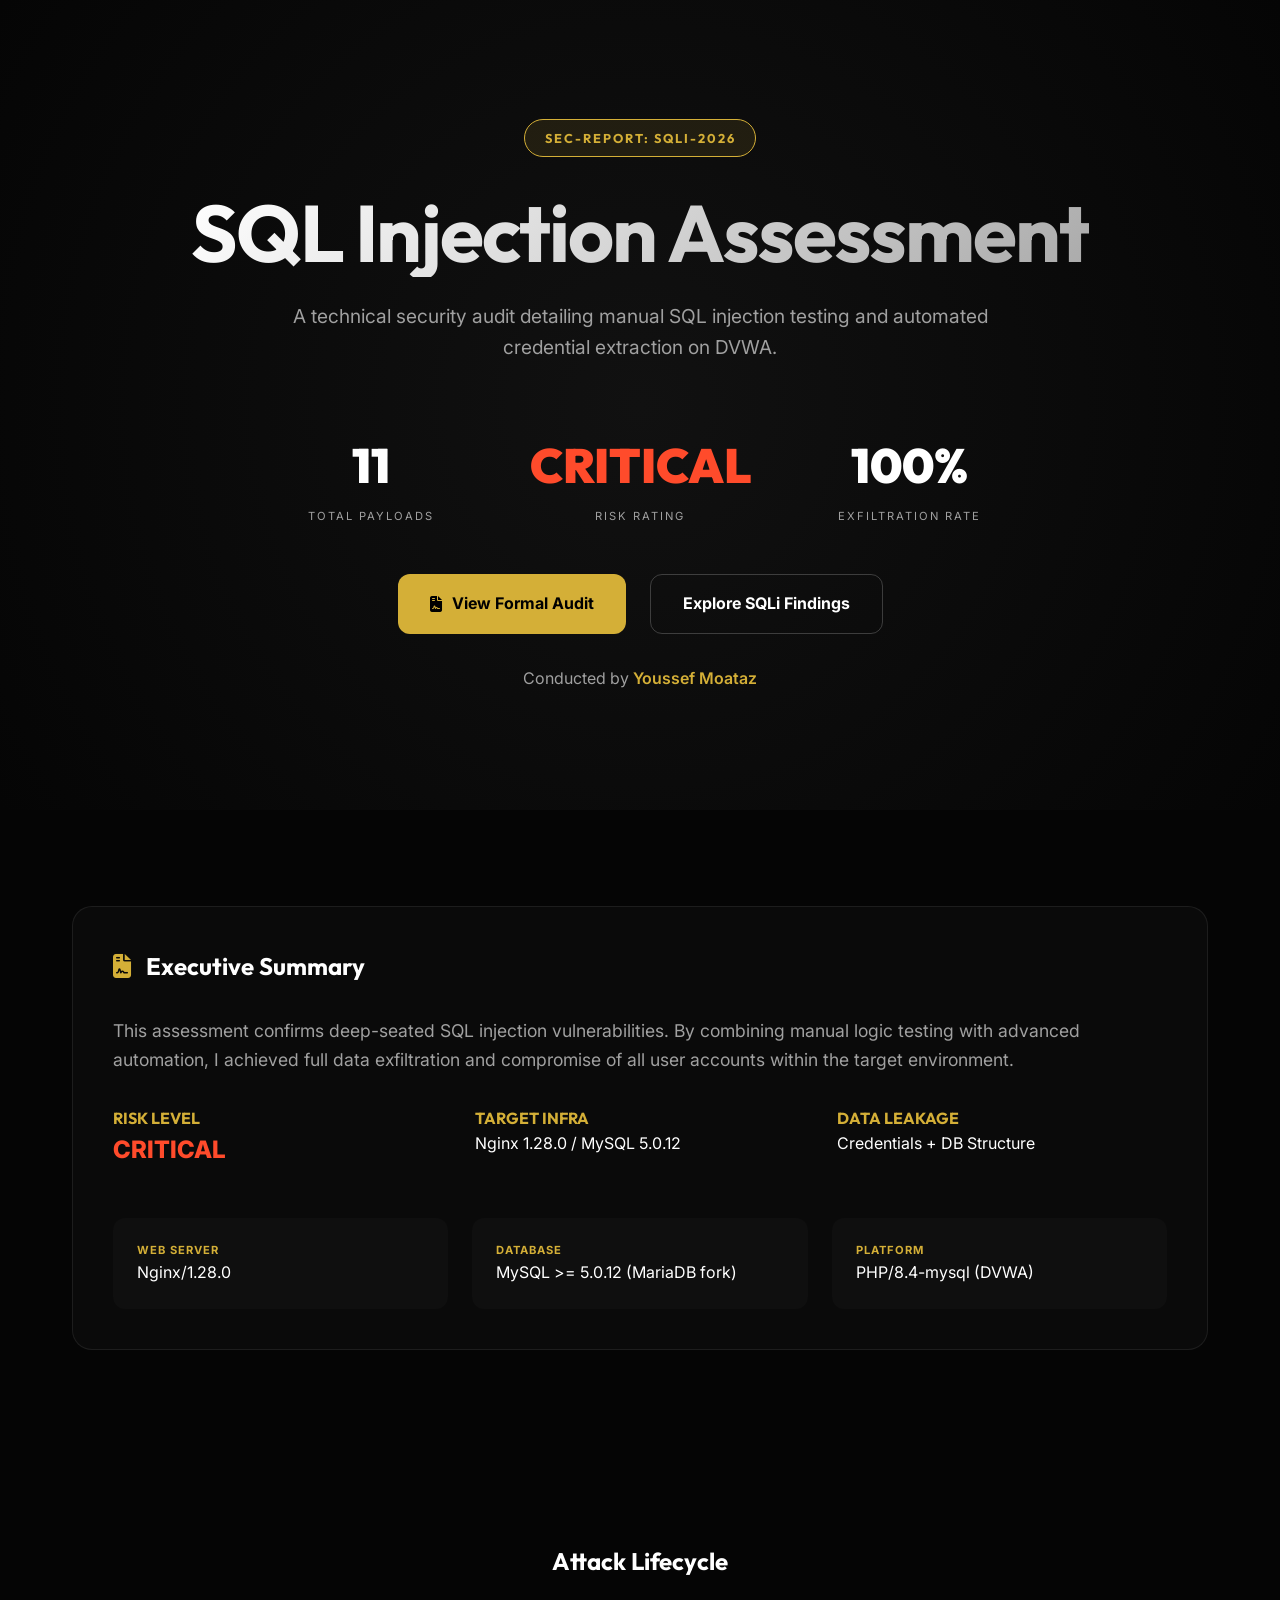
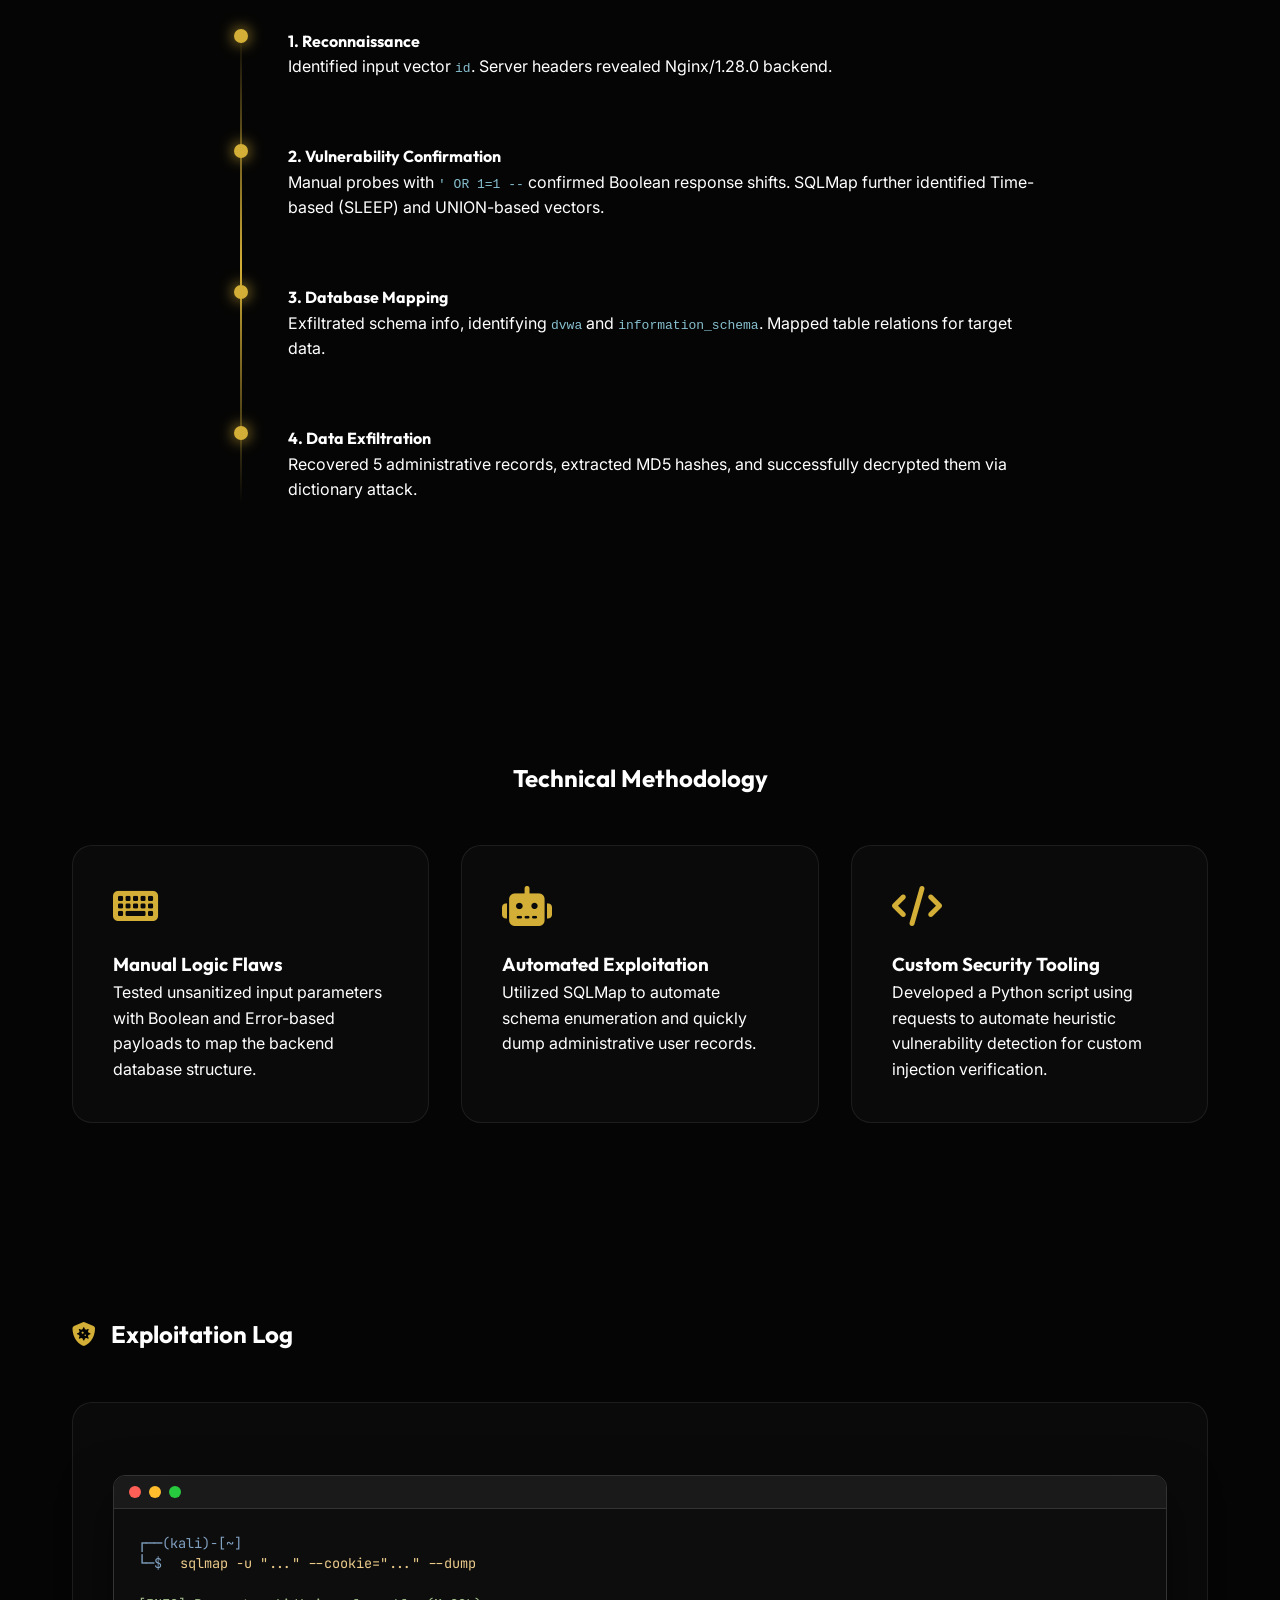
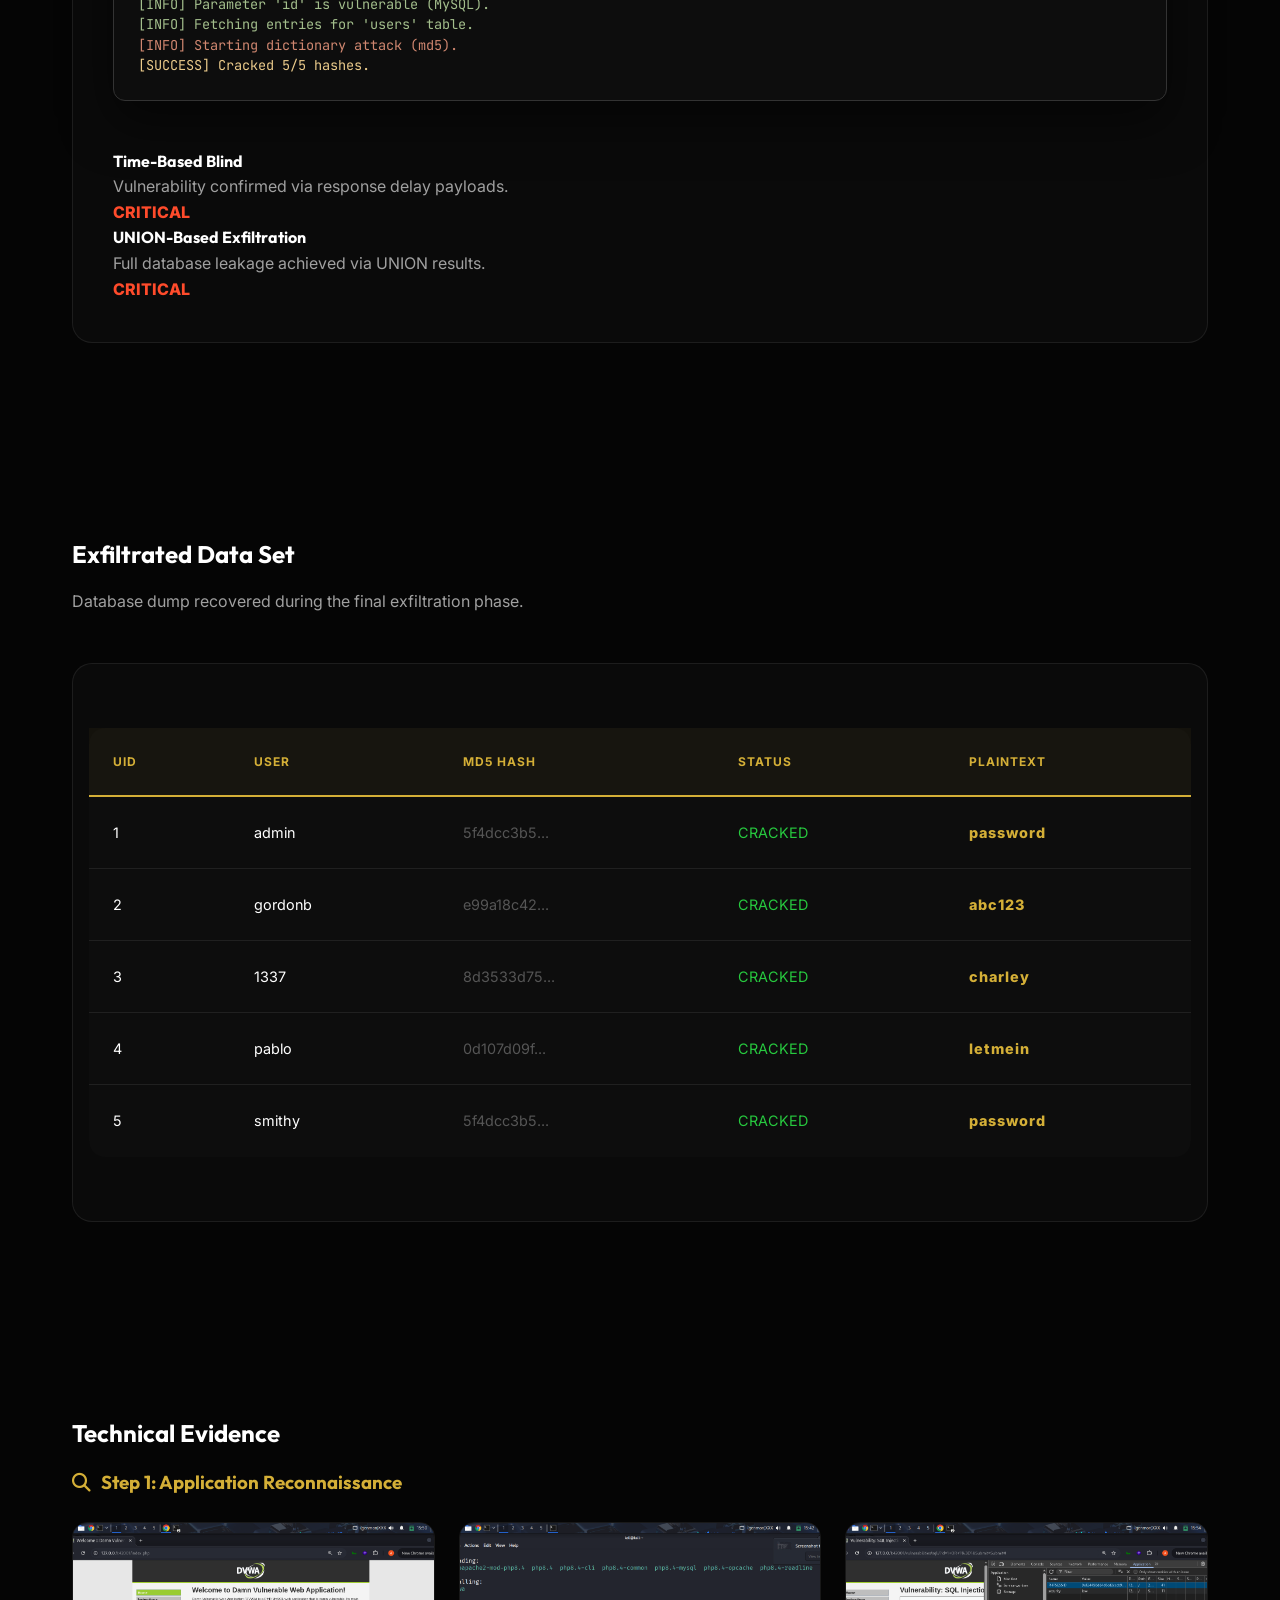
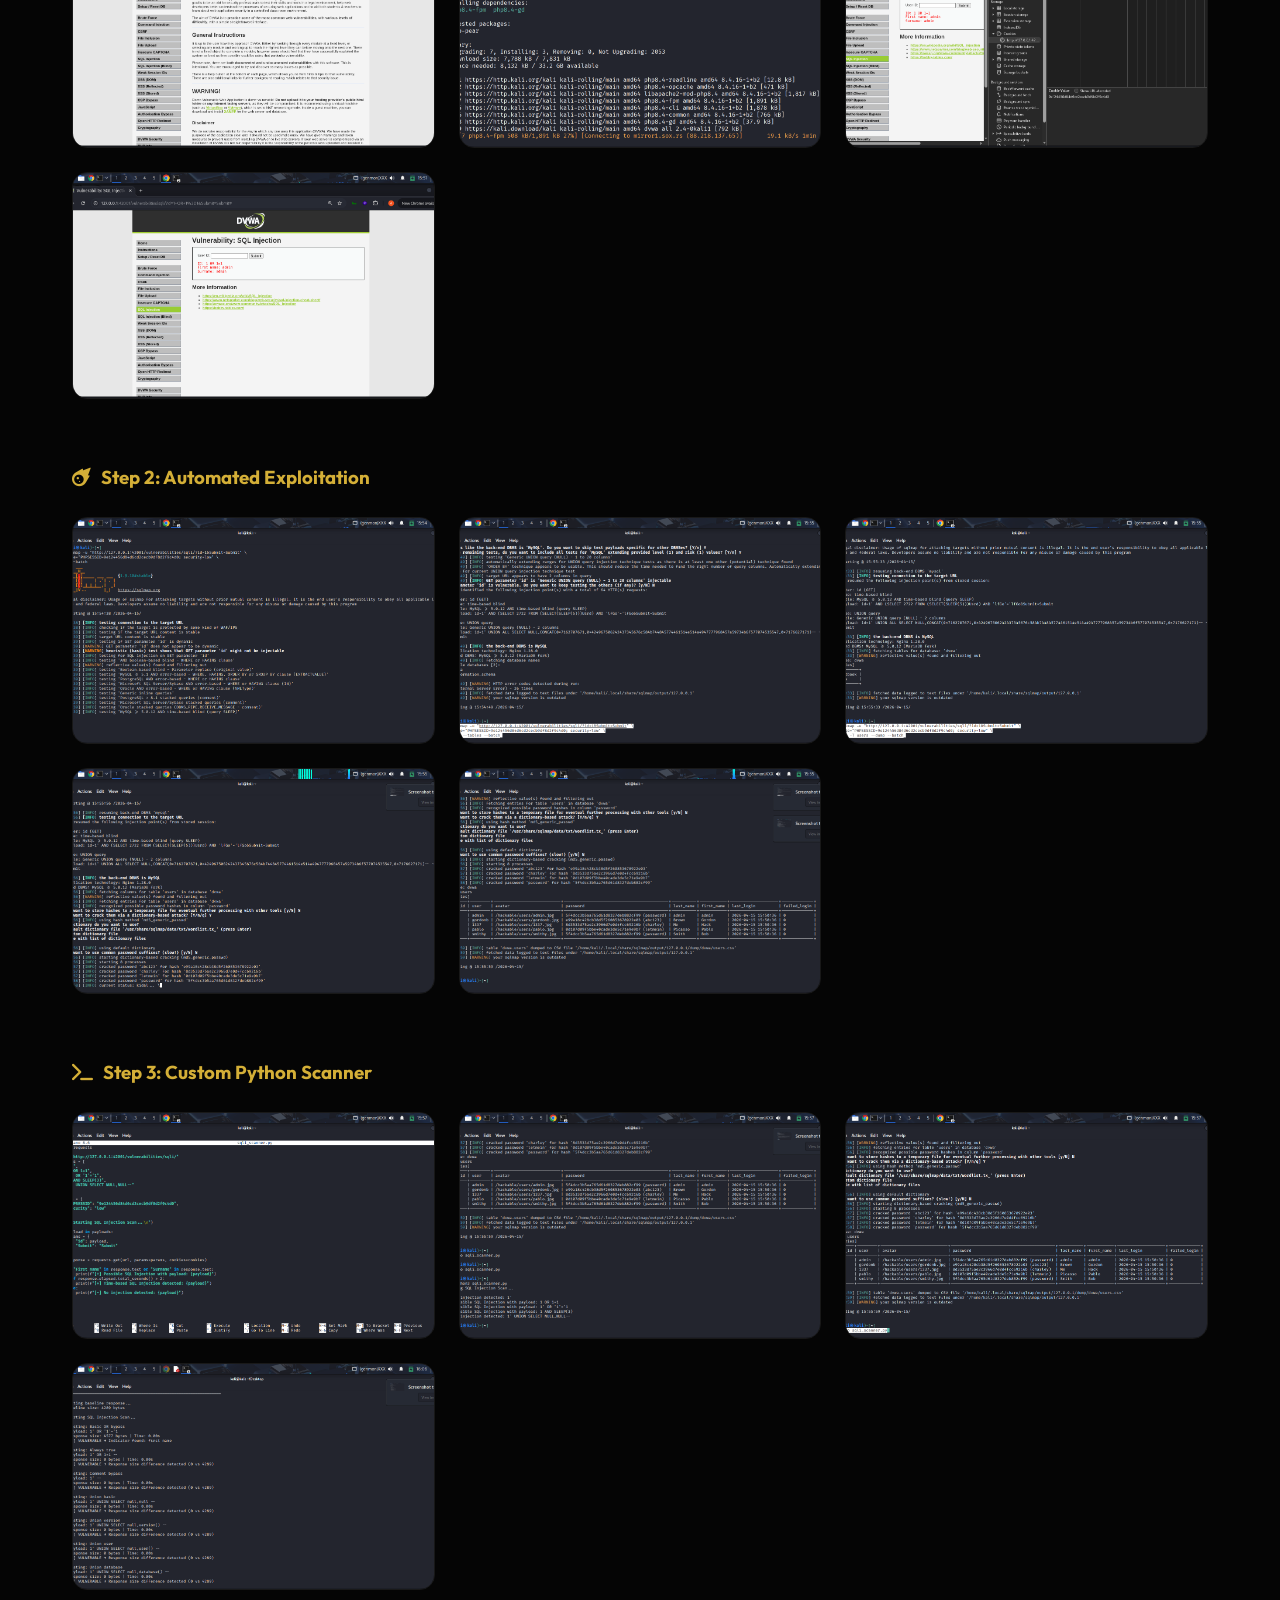
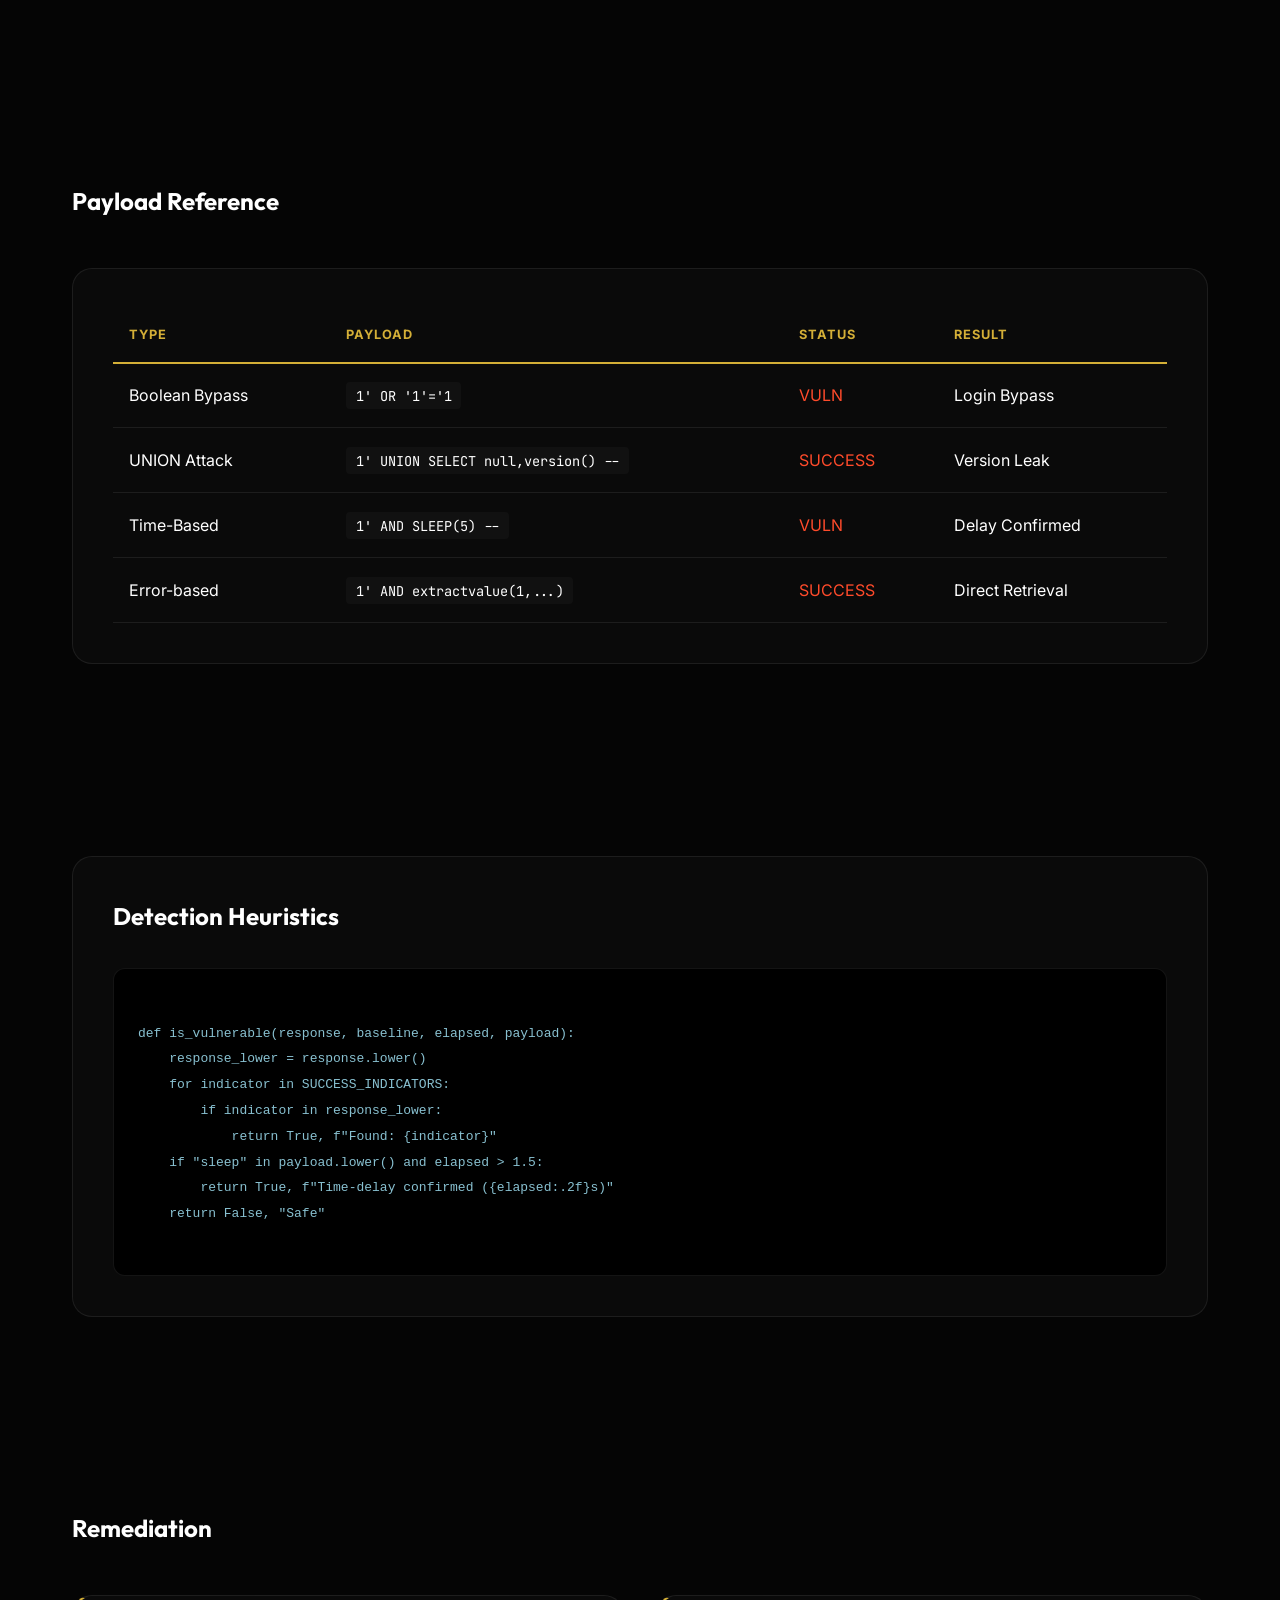
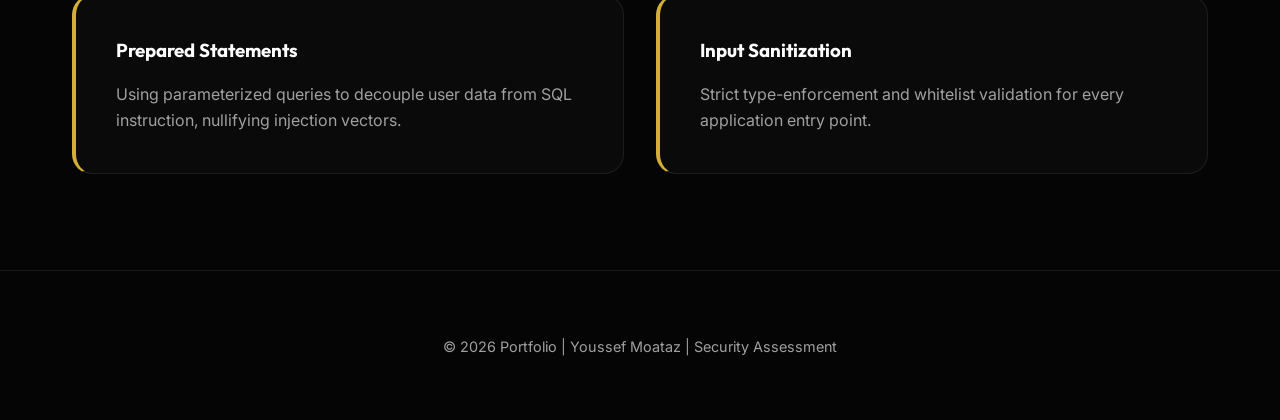
<file: index.html>
<!DOCTYPE html>
<html lang="en">
<head>
    <meta charset="UTF-8">
    <meta name="viewport" content="width=device-width, initial-scale=1.0">
    <title>Security Assessment Report | Youssef Moataz</title>
    <link rel="stylesheet" href="style.css">
    <link rel="stylesheet" href="https://cdnjs.cloudflare.com/ajax/libs/font-awesome/6.4.0/css/all.min.css">
</head>
<body>

    <header class="hero">
        <div class="badge">SEC-REPORT: SQLI-2026</div>
        <h1>SQL Injection Assessment</h1>
        <p>A technical security audit detailing manual SQL injection testing and automated credential extraction on DVWA.</p>
        
        <div class="container" style="margin-top: 4rem;">
            <div class="stats-header">
                <div class="stat-box">
                    <span class="stat-val">11</span>
                    <span class="stat-label">Total Payloads</span>
                </div>
                <div class="stat-box">
                    <span class="stat-val" style="color: var(--danger);">CRITICAL</span>
                    <span class="stat-label">Risk Rating</span>
                </div>
                <div class="stat-box">
                    <span class="stat-val">100%</span>
                    <span class="stat-label">Exfiltration Rate</span>
                </div>
            </div>
        </div>

        <div style="margin-top: 3rem; display: flex; gap: 1.5rem;">
            <a href="formal_report.html" class="btn"><i class="fas fa-file-contract"></i> View Formal Audit</a>
            <a href="#summary" class="btn btn-outline">Explore SQLi Findings</a>
        </div>

        <div style="margin-top: 2rem;">
            <span style="color: var(--text-dim);">Conducted by</span>
            <span style="color: var(--accent-gold); font-weight: 600;">Youssef Moataz</span>
        </div>
    </header>

    <div class="container">
        
        <section id="summary">
            <div class="card">
                <h2 style="margin-bottom: 2rem;"><i class="fas fa-file-contract" style="color: var(--accent-gold); margin-right: 15px;"></i>Executive Summary</h2>
                <p style="font-size: 1.1rem; color: var(--text-dim); margin-bottom: 2rem;">
                    This assessment confirms deep-seated SQL injection vulnerabilities. By combining manual logic testing with advanced automation, I achieved full data exfiltration and compromise of all user accounts within the target environment.
                </p>
                <div style="display: grid; grid-template-columns: repeat(auto-fit, minmax(200px, 1fr)); gap: 2rem;">
                    <div>
                        <h4 style="color: var(--accent-gold);">RISK LEVEL</h4>
                        <p class="severity-high" style="font-size: 1.5rem;">CRITICAL</p>
                    </div>
                    <div>
                        <h4 style="color: var(--accent-gold);">TARGET INFRA</h4>
                        <p>Nginx 1.28.0 / MySQL 5.0.12</p>
                    </div>
                    <div>
                        <h4 style="color: var(--accent-gold);">DATA LEAKAGE</h4>
                        <p>Credentials + DB Structure</p>
                    </div>
                </div>
                <div class="fingerprint-grid" style="margin-top: 3rem;">
                    <div class="f-item">
                        <h5>WEB SERVER</h5>
                        <p>Nginx/1.28.0</p>
                    </div>
                    <div class="f-item">
                        <h5>DATABASE</h5>
                        <p>MySQL >= 5.0.12 (MariaDB fork)</p>
                    </div>
                    <div class="f-item">
                        <h5>PLATFORM</h5>
                        <p>PHP/8.4-mysql (DVWA)</p>
                    </div>
                </div>
            </div>
        </section>

        <section id="lifecycle">
            <h2 style="text-align: center; margin-bottom: 3rem;">Attack Lifecycle</h2>
            <div class="timeline">
                <div class="timeline-item">
                    <div class="timeline-dot"></div>
                    <h4>1. Reconnaissance</h4>
                    <p>Identified input vector <code>id</code>. Server headers revealed Nginx/1.28.0 backend.</p>
                </div>
                <div class="timeline-item">
                    <div class="timeline-dot"></div>
                    <h4>2. Vulnerability Confirmation</h4>
                    <p>Manual probes with <code>' OR 1=1 --</code> confirmed Boolean response shifts. SQLMap further identified Time-based (SLEEP) and UNION-based vectors.</p>
                </div>
                <div class="timeline-item">
                    <div class="timeline-dot"></div>
                    <h4>3. Database Mapping</h4>
                    <p>Exfiltrated schema info, identifying <code>dvwa</code> and <code>information_schema</code>. Mapped table relations for target data.</p>
                </div>
                <div class="timeline-item">
                    <div class="timeline-dot"></div>
                    <h4>4. Data Exfiltration</h4>
                    <p>Recovered 5 administrative records, extracted MD5 hashes, and successfully decrypted them via dictionary attack.</p>
                </div>
            </div>
        </section>

        <section id="methodology">
            <h2 style="text-align: center; margin-bottom: 3rem;">Technical Methodology</h2>
            <div class="meth-grid">
                <div class="card meth-item">
                    <i class="fas fa-keyboard meth-icon"></i>
                    <h3>Manual Logic Flaws</h3>
                    <p>Tested unsanitized input parameters with Boolean and Error-based payloads to map the backend database structure.</p>
                </div>
                <div class="card meth-item">
                    <i class="fas fa-robot meth-icon"></i>
                    <h3>Automated Exploitation</h3>
                    <p>Utilized SQLMap to automate schema enumeration and quickly dump administrative user records.</p>
                </div>
                <div class="card meth-item">
                    <i class="fas fa-code meth-icon"></i>
                    <h3>Custom Security Tooling</h3>
                    <p>Developed a Python script using requests to automate heuristic vulnerability detection for custom injection verification.</p>
                </div>
            </div>
        </section>

        <section id="findings">
            <h2 style="margin-bottom: 3rem;"><i class="fas fa-shield-virus" style="color: var(--accent-gold); margin-right: 15px;"></i>Exploitation Log</h2>
            <div class="card">
                <div class="terminal-window no-print" style="margin-bottom: 3rem;">
                    <div class="terminal-header">
                        <div class="t-dot" style="background: #ff5f56;"></div>
                        <div class="t-dot" style="background: #ffbd2e;"></div>
                        <div class="t-dot" style="background: #27c93f;"></div>
                    </div>
                    <div class="t-body">
                        <div><span class="t-prompt">┌──(kali)-[~]</span></div>
                        <div><span class="t-prompt">└─$</span> <span class="t-cmd">sqlmap -u "..." --cookie="..." --dump</span></div>
                        <br>
                        <div style="color: #A3BE8C;">[INFO] Parameter 'id' is vulnerable (MySQL).</div>
                        <div style="color: #A3BE8C;">[INFO] Fetching entries for 'users' table.</div>
                        <div style="color: #D08770;">[INFO] Starting dictionary attack (md5).</div>
                        <div style="color: #EBCB8B;">[SUCCESS] Cracked 5/5 hashes.</div>
                    </div>
                </div>

                <div class="findings-container">
                    <div class="finding-row">
                        <div>
                            <h4>Time-Based Blind</h4>
                            <p style="color: var(--text-dim);">Vulnerability confirmed via response delay payloads.</p>
                        </div>
                        <span class="severity-high">CRITICAL</span>
                    </div>
                    <div class="finding-row">
                        <div>
                            <h4>UNION-Based Exfiltration</h4>
                            <p style="color: var(--text-dim);">Full database leakage achieved via UNION results.</p>
                        </div>
                        <span class="severity-high">CRITICAL</span>
                    </div>
                </div>
            </div>
        </section>

        <section id="exfiltrated">
            <h2 style="margin-bottom: 1rem;">Exfiltrated Data Set</h2>
            <p style="color: var(--text-dim); margin-bottom: 3rem;">Database dump recovered during the final exfiltration phase.</p>
            
            <div class="card" style="padding: 1rem;">
                <table class="exfil-matrix">
                    <thead>
                        <tr>
                            <th>UID</th>
                            <th>User</th>
                            <th>MD5 Hash</th>
                            <th>Status</th>
                            <th>Plaintext</th>
                        </tr>
                    </thead>
                    <tbody>
                        <tr><td>1</td><td>admin</td><td class="hash-dim">5f4dcc3b5...</td><td style="color: #27c93f;">CRACKED</td><td class="plaintext-gold">password</td></tr>
                        <tr><td>2</td><td>gordonb</td><td class="hash-dim">e99a18c42...</td><td style="color: #27c93f;">CRACKED</td><td class="plaintext-gold">abc123</td></tr>
                        <tr><td>3</td><td>1337</td><td class="hash-dim">8d3533d75...</td><td style="color: #27c93f;">CRACKED</td><td class="plaintext-gold">charley</td></tr>
                        <tr><td>4</td><td>pablo</td><td class="hash-dim">0d107d09f...</td><td style="color: #27c93f;">CRACKED</td><td class="plaintext-gold">letmein</td></tr>
                        <tr><td>5</td><td>smithy</td><td class="hash-dim">5f4dcc3b5...</td><td style="color: #27c93f;">CRACKED</td><td class="plaintext-gold">password</td></tr>
                    </tbody>
                </table>
            </div>
        </section>

        <section id="evidence">
            <h2 style="margin-bottom: 1rem;">Technical Evidence</h2>
            
            <h3 style="color: var(--accent-gold); margin-bottom: 1.5rem;"><i class="fas fa-search" style="margin-right:10px;"></i>Step 1: Application Reconnaissance</h3>
            <div class="gallery" style="margin-bottom: 4rem;">
                <div class="gallery-item">
                    <img src="pics/Screenshot_2026-04-15_15_50_52.png">
                    <div class="gallery-overlay"><h4>Target Application</h4><p>DVWA SQLi Module loaded.</p></div>
                </div>
                <div class="gallery-item">
                    <img src="pics/Screenshot_2026-04-15_15_42_27.png">
                    <div class="gallery-overlay"><h4>Environment</h4><p>Kali Linux toolset initialized.</p></div>
                </div>
                <div class="gallery-item">
                    <img src="pics/Screenshot_2026-04-15_15_54_03.png">
                    <div class="gallery-overlay"><h4>Session Config</h4><p>Capturing active PHP session tokens.</p></div>
                </div>
                <div class="gallery-item">
                    <img src="pics/Screenshot_2026-04-15_15_51_50.png">
                    <div class="gallery-overlay"><h4>Manual Test</h4><p>Confirming Boolean vulnerability.</p></div>
                </div>
            </div>

            <h3 style="color: var(--accent-gold); margin-bottom: 1.5rem;"><i class="fas fa-meteor" style="margin-right:10px;"></i>Step 2: Automated Exploitation</h3>
            <div class="gallery" style="margin-bottom: 4rem;">
                <div class="gallery-item">
                    <img src="pics/Screenshot_2026-04-15_15_54_40.png">
                    <div class="gallery-overlay"><h4>SQLMap Init</h4><p>Starting heuristic scan.</p></div>
                </div>
                <div class="gallery-item">
                    <img src="pics/Screenshot_2026-04-15_15_55_29.png">
                    <div class="gallery-overlay"><h4>Vector Match</h4><p>Blind and UNION vectors confirmed.</p></div>
                </div>
                <div class="gallery-item">
                    <img src="pics/Screenshot_2026-04-15_15_55_54.png">
                    <div class="gallery-overlay"><h4>Database Extracted</h4><p>Dumping 'users' table schema.</p></div>
                </div>
                <div class="gallery-item">
                    <img src="pics/Screenshot_2026-04-15_15_55_58.png">
                    <div class="gallery-overlay"><h4>Hash Retrieval</h4><p>Targeting MD5 credentials.</p></div>
                </div>
                <div class="gallery-item">
                    <img src="pics/Screenshot_2026-04-15_15_56_00.png">
                    <div class="gallery-overlay"><h4>Data Dump</h4><p>Passwords successfully extracted.</p></div>
                </div>
            </div>

            <h3 style="color: var(--accent-gold); margin-bottom: 1.5rem;"><i class="fas fa-terminal" style="margin-right:10px;"></i>Step 3: Custom Python Scanner</h3>
            <div class="gallery">
                <div class="gallery-item">
                    <img src="pics/Screenshot_2026-04-15_15_57_45.png">
                    <div class="gallery-overlay"><h4>Custom Script</h4><p>Writing target scanner in Python.</p></div>
                </div>
                <div class="gallery-item">
                    <img src="pics/Screenshot_2026-04-15_15_58_00.png">
                    <div class="gallery-overlay"><h4>Test Output</h4><p>Confirming logic triggers.</p></div>
                </div>
                <div class="gallery-item">
                    <img src="pics/Screenshot_2026-04-15_15_57_24.png">
                    <div class="gallery-overlay"><h4>Exfiltration Hook</h4><p>Testing manual hash extraction.</p></div>
                </div>
                <div class="gallery-item">
                    <img src="pics/Screenshot_2026-04-15_16_06_33.png">
                    <div class="gallery-overlay"><h4>Final Run</h4><p>Successful detection logs.</p></div>
                </div>
            </div>
        </section>

        <section id="library">
            <h2 style="margin-bottom: 3rem;">Payload Reference</h2>
            <div class="card">
                <div class="table-container">
                    <table>
                        <thead>
                            <tr><th>Type</th><th>Payload</th><th>Status</th><th>Result</th></tr>
                        </thead>
                        <tbody>
                            <tr><td>Boolean Bypass</td><td><span class="code-pill">1' OR '1'='1</span></td><td style="color: var(--danger);">VULN</td><td>Login Bypass</td></tr>
                            <tr><td>UNION Attack</td><td><span class="code-pill">1' UNION SELECT null,version() --</span></td><td style="color: var(--danger);">SUCCESS</td><td>Version Leak</td></tr>
                            <tr><td>Time-Based</td><td><span class="code-pill">1' AND SLEEP(5) --</span></td><td style="color: var(--danger);">VULN</td><td>Delay Confirmed</td></tr>
                            <tr><td>Error-based</td><td><span class="code-pill">1' AND extractvalue(1,...)</span></td><td style="color: var(--danger);">SUCCESS</td><td>Direct Retrieval</td></tr>
                        </tbody>
                    </table>
                </div>
            </div>
        </section>

        <section id="code">
            <div class="card">
                <h2 style="margin-bottom: 2rem;">Detection Heuristics</h2>
                <pre><code>
def is_vulnerable(response, baseline, elapsed, payload):
    response_lower = response.lower()
    for indicator in SUCCESS_INDICATORS:
        if indicator in response_lower:
            return True, f"Found: {indicator}"
    if "sleep" in payload.lower() and elapsed > 1.5:
        return True, f"Time-delay confirmed ({elapsed:.2f}s)"
    return False, "Safe"
                </code></pre>
            </div>
        </section>

        <section id="remediation">
            <h2 style="margin-bottom: 3rem;">Remediation</h2>
            <div style="display: grid; grid-template-columns: repeat(auto-fit, minmax(300px, 1fr)); gap: 2rem;">
                <div class="card" style="border-left: 4px solid var(--accent-gold);">
                    <h3>Prepared Statements</h3>
                    <p style="margin-top: 1rem; color: var(--text-dim);">Using parameterized queries to decouple user data from SQL instruction, nullifying injection vectors.</p>
                </div>
                <div class="card" style="border-left: 4px solid var(--accent-gold);">
                    <h3>Input Sanitization</h3>
                    <p style="margin-top: 1rem; color: var(--text-dim);">Strict type-enforcement and whitelist validation for every application entry point.</p>
                </div>
            </div>
        </section>

    </div>

    <footer>
        <p>&copy; 2026 Portfolio | Youssef Moataz | Security Assessment</p>
    </footer>

    <script src="app.js"></script>
</body>
</html>
</file>
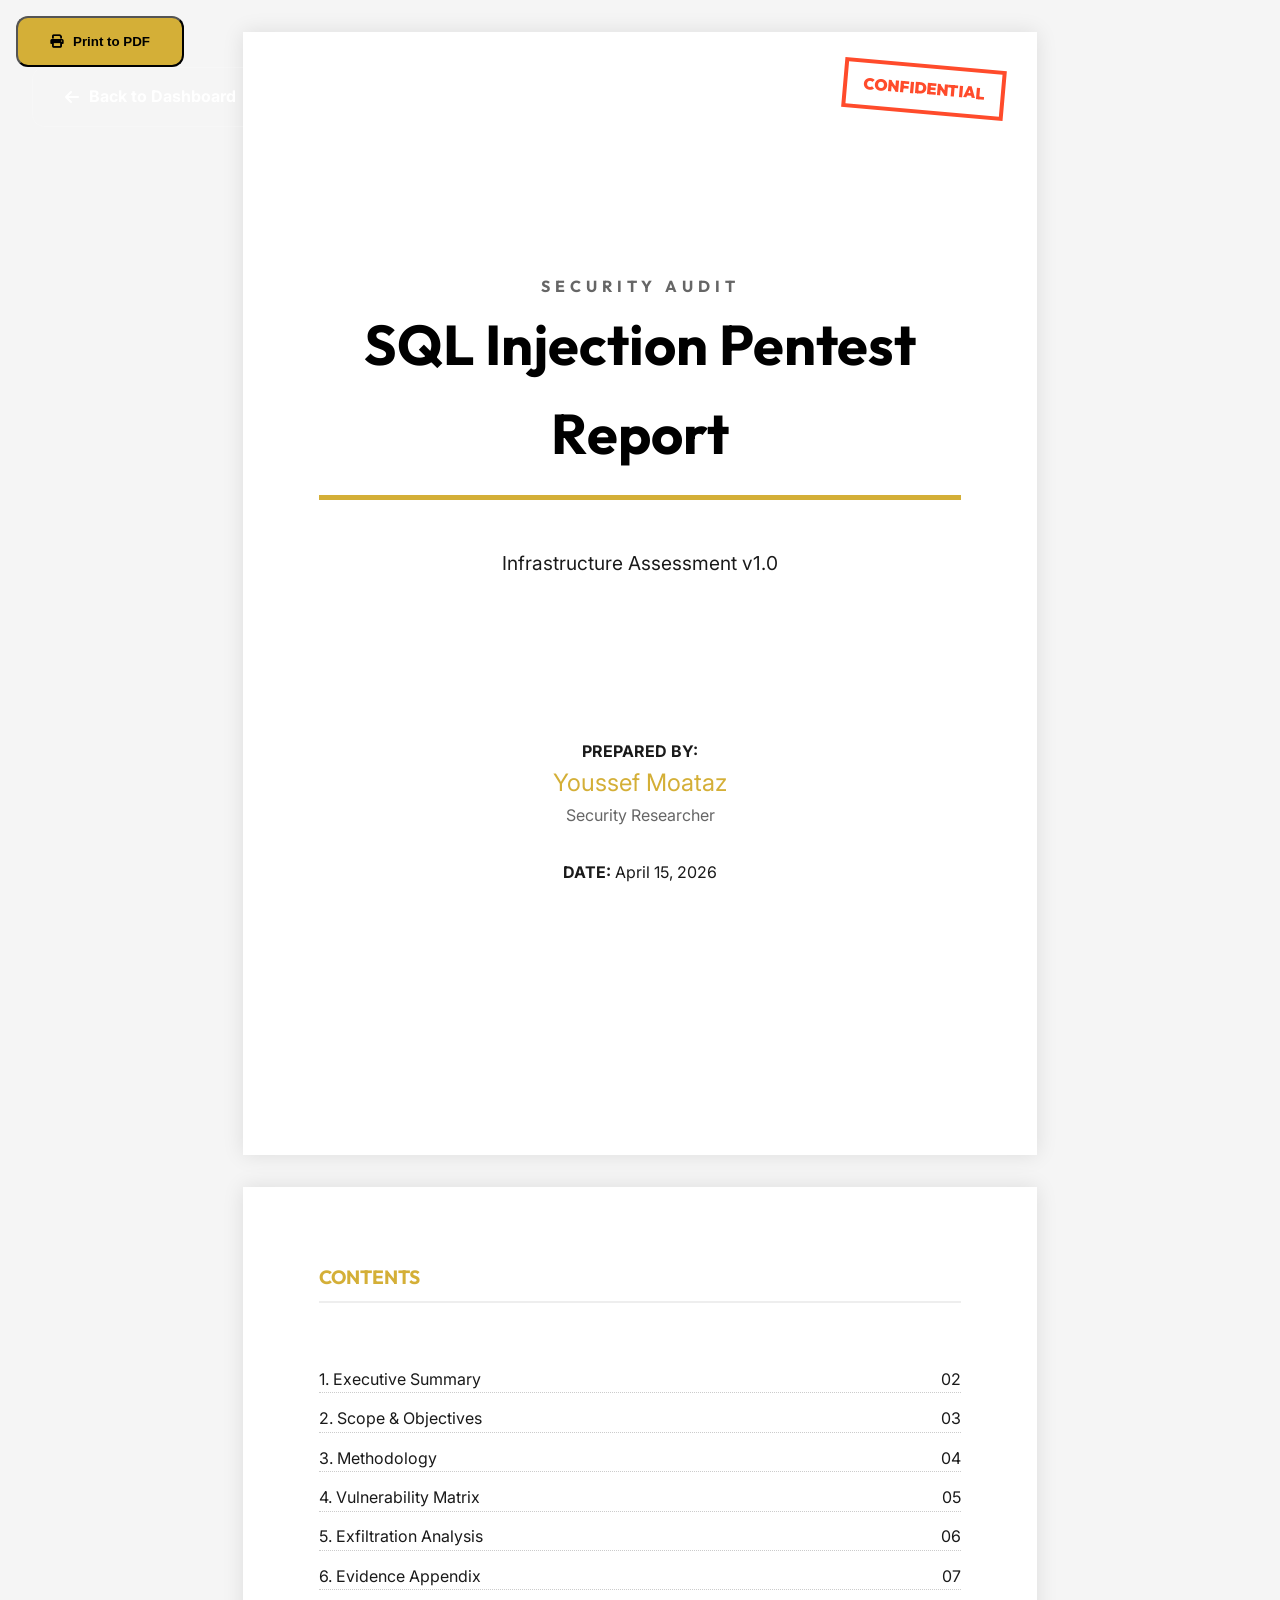
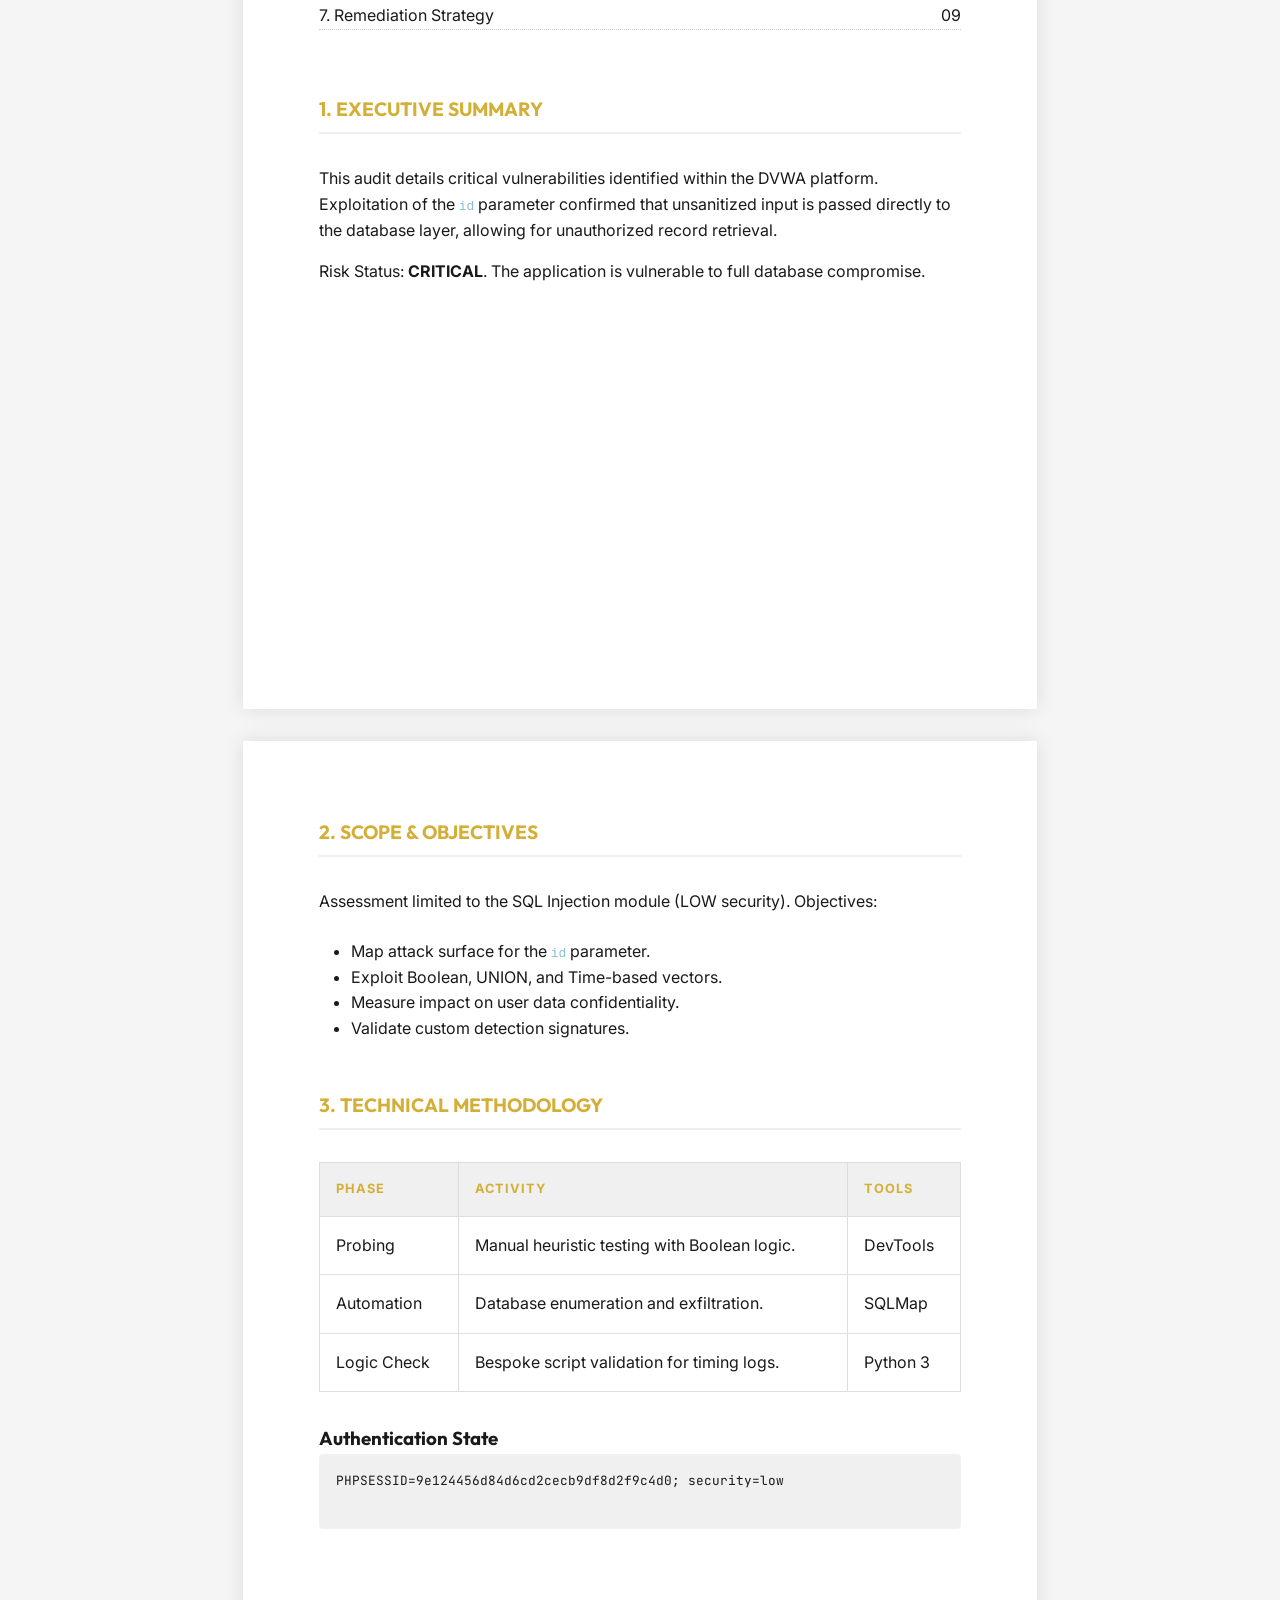
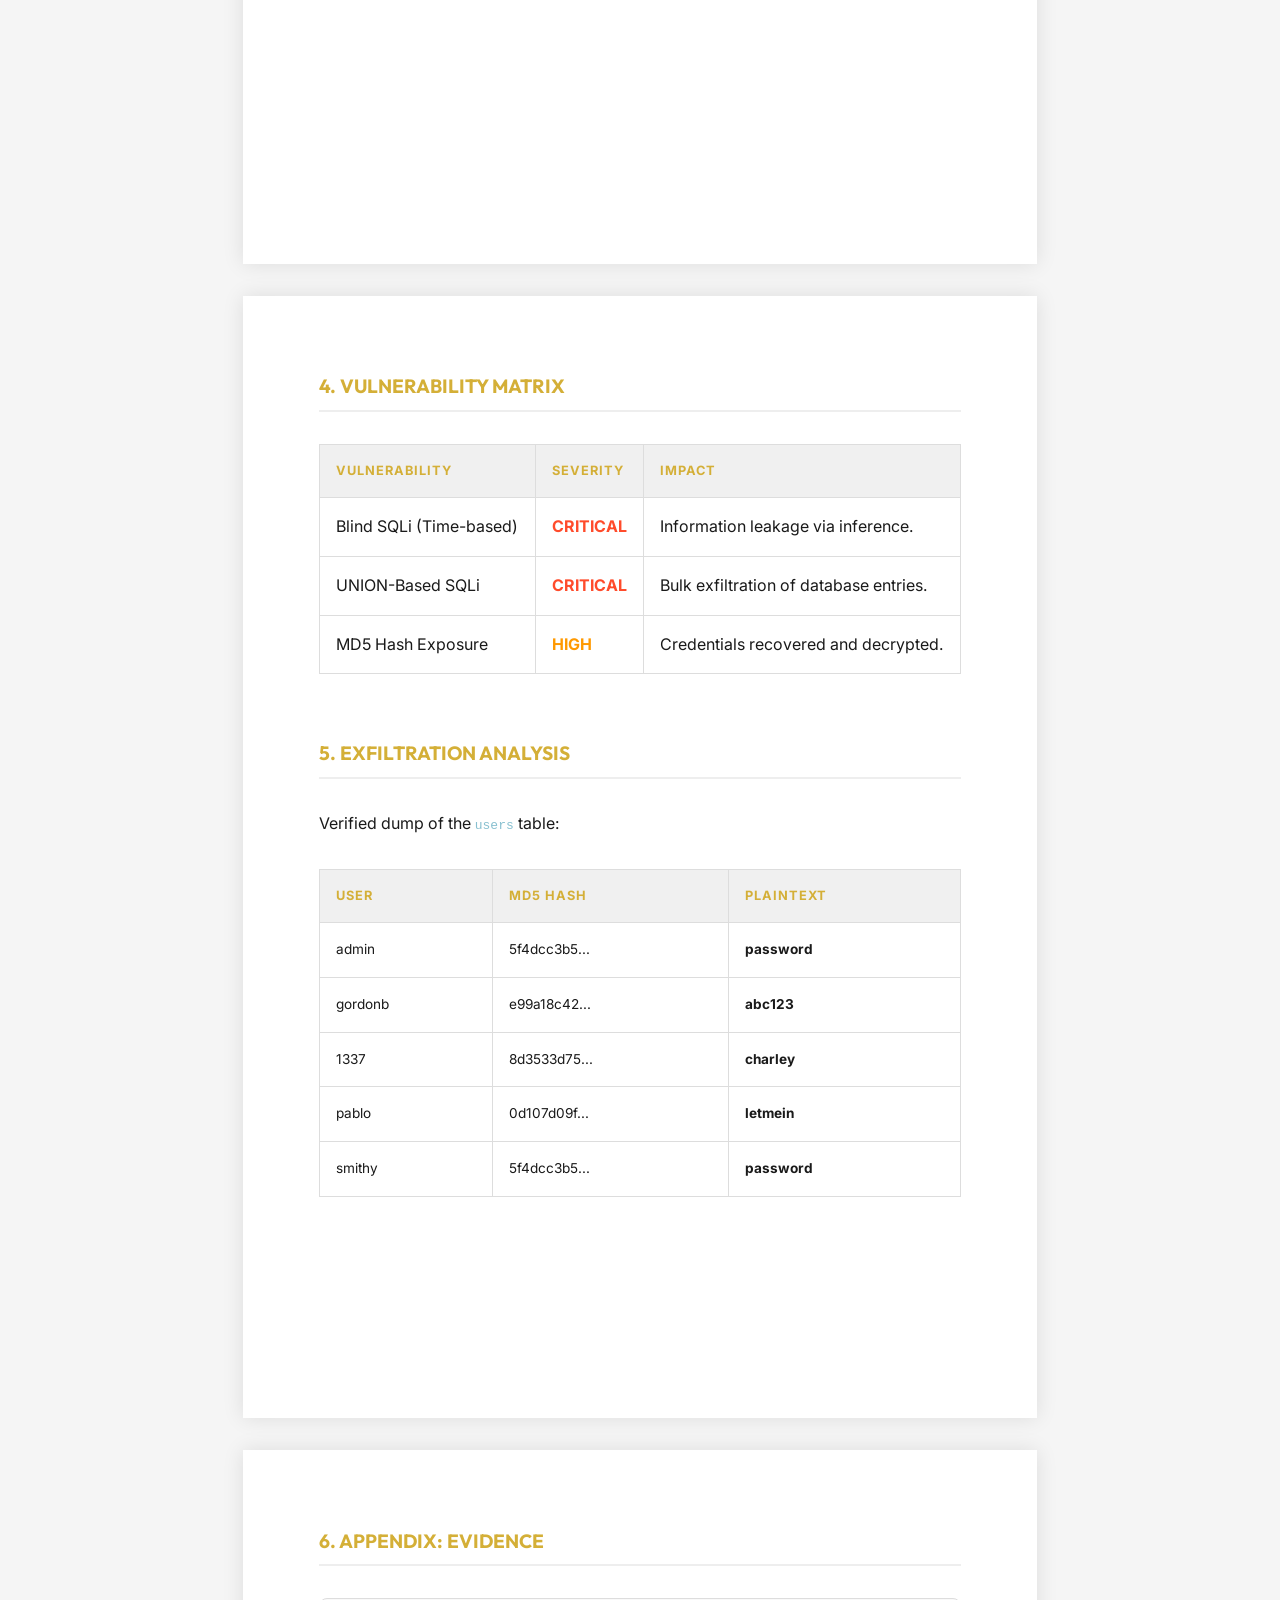
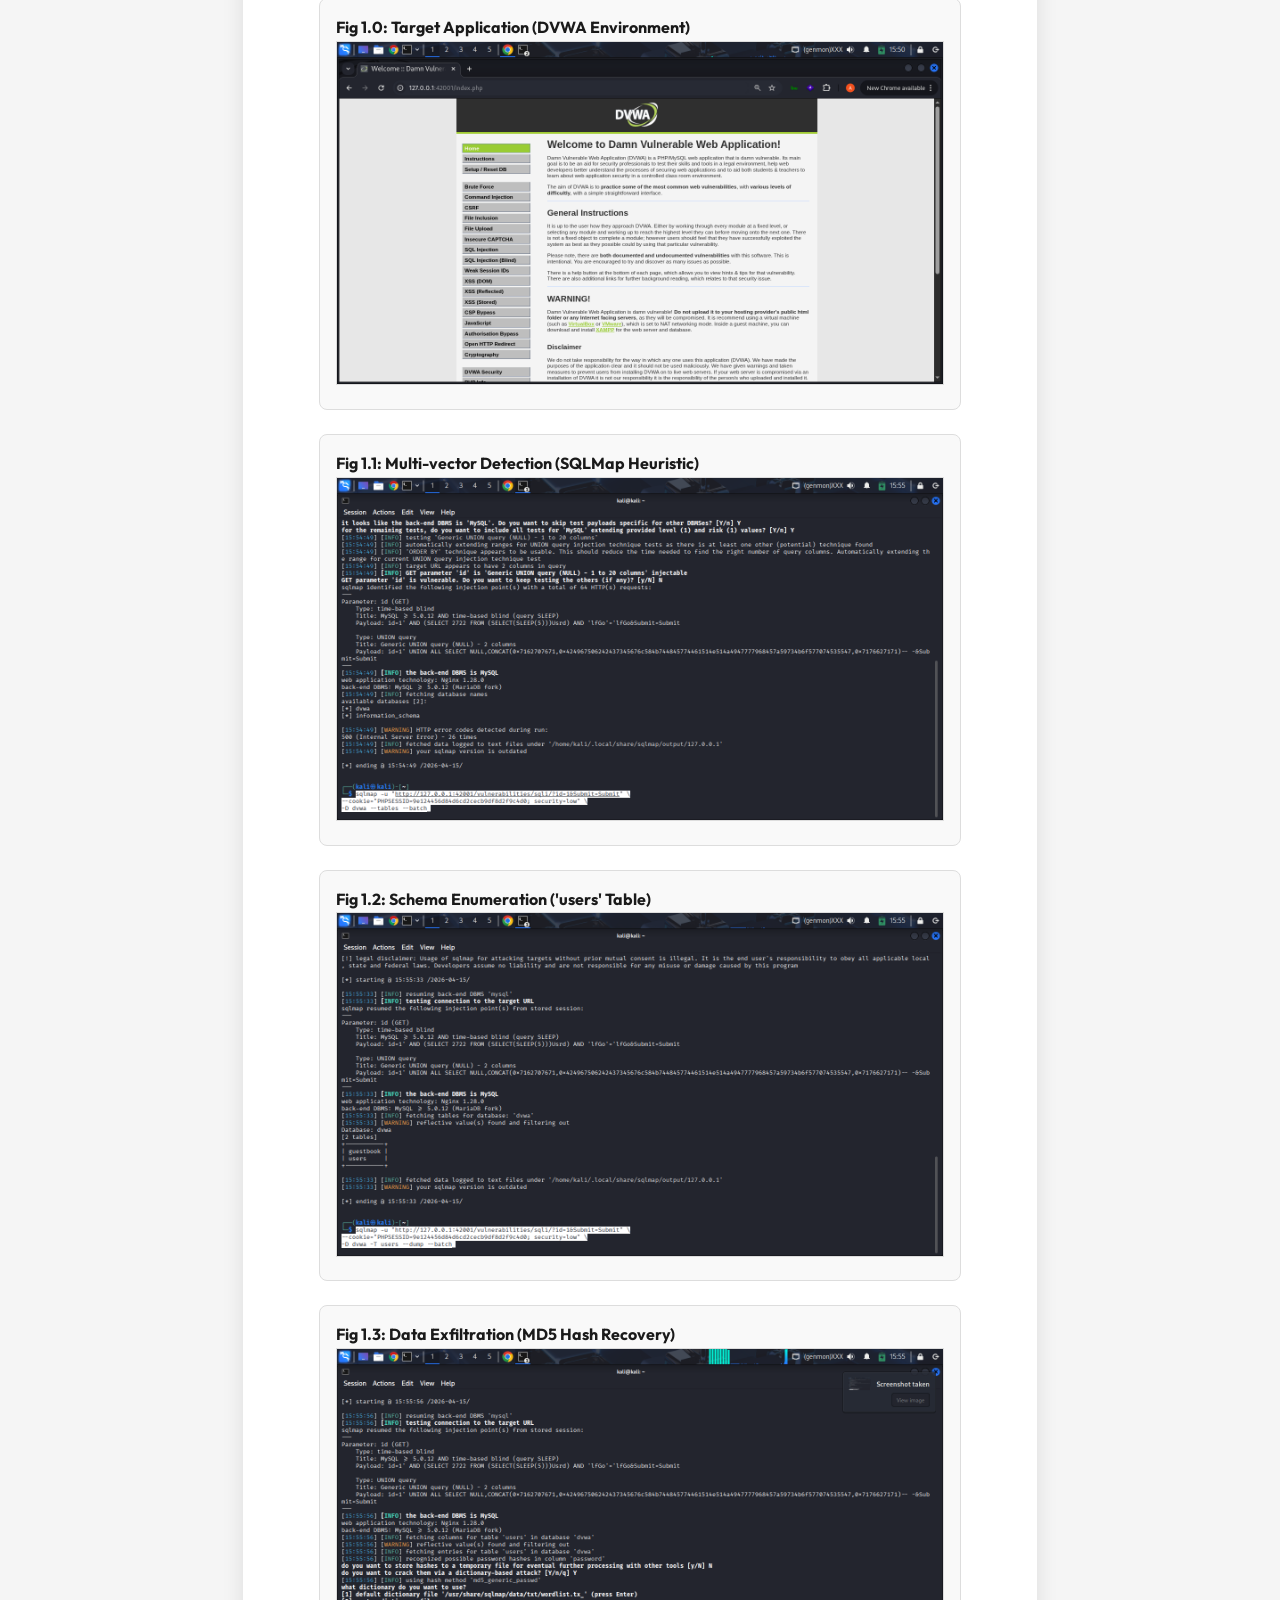
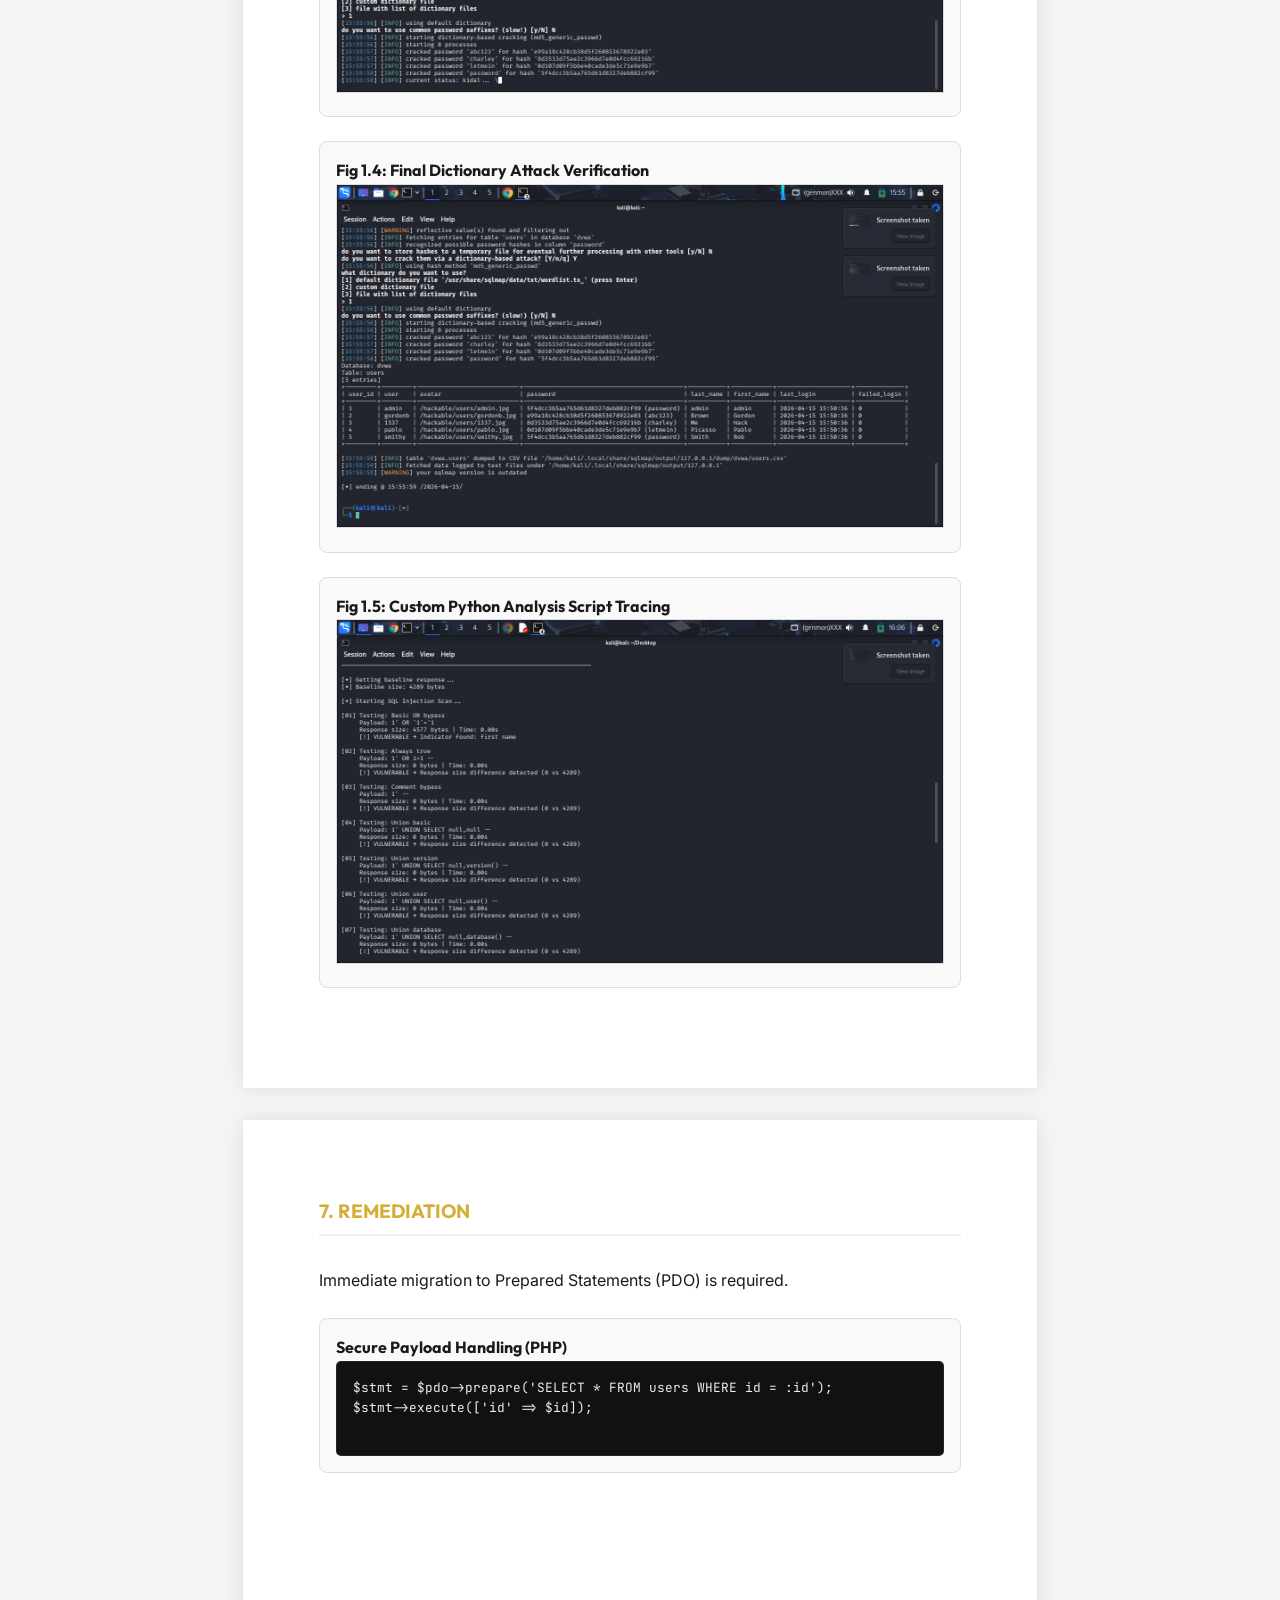
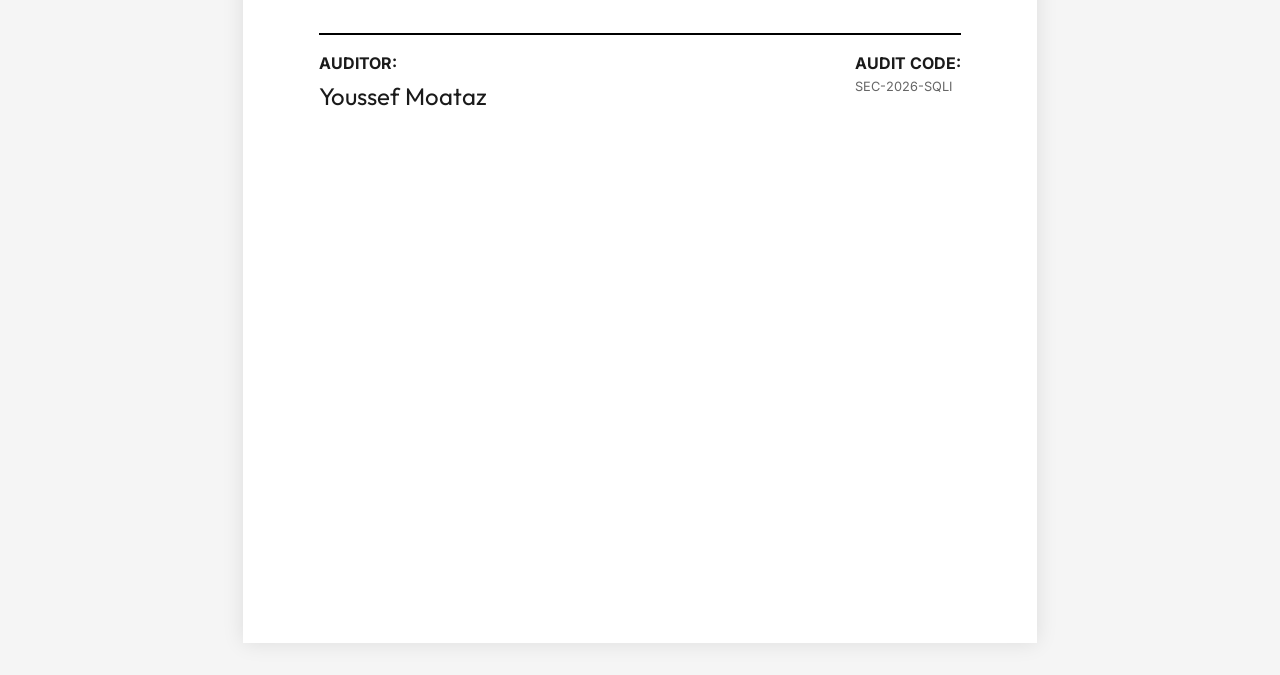
<file: formal_report.html>
<!DOCTYPE html>
<html lang="en">
<head>
    <meta charset="UTF-8">
    <meta name="viewport" content="width=device-width, initial-scale=1.0">
    <title>SQL Injection Security Audit | Youssef Moataz</title>
    <link rel="stylesheet" href="style.css">
    <link rel="stylesheet" href="https://cdnjs.cloudflare.com/ajax/libs/font-awesome/6.4.0/css/all.min.css">
    <style>
        body { background-color: #f5f5f5; color: #1a1a1a; font-family: 'Inter', sans-serif; padding: 0; }
        .report-page { background: white; width: 210mm; min-height: 297mm; margin: 2rem auto; padding: 2cm; box-shadow: 0 0 20px rgba(0,0,0,0.1); position: relative; }
        .cover-page { display: flex; flex-direction: column; justify-content: center; height: 250mm; text-align: center; }
        .cover-page h1 { font-size: 3.5rem; color: #000; margin-bottom: 1rem; border-bottom: 5px solid var(--accent-gold); padding-bottom: 1rem; }
        .confidential-stamp { position: absolute; top: 2rem; right: 2rem; border: 4px solid var(--danger); color: var(--danger); padding: 0.5rem 1rem; font-weight: 900; font-family: 'Outfit'; transform: rotate(5deg); }
        .section-header { border-bottom: 2px solid #eee; margin-bottom: 2rem; padding-bottom: 0.5rem; color: var(--accent-gold); text-transform: uppercase; font-size: 1.2rem; }
        .toc { margin: 4rem 0; list-style: none; }
        .toc li { margin-bottom: 0.8rem; display: flex; justify-content: space-between; border-bottom: 1px dotted #ccc; }
        .evidence-box { background: #f9f9f9; border: 1px solid #ddd; padding: 1rem; margin: 1.5rem 0; border-radius: 8px; }
        .evidence-box img { max-width: 100%; border: 1px solid #ddd; }
        .matrix-table { width: 100%; border-collapse: collapse; margin: 2rem 0; }
        .matrix-table th, .matrix-table td { border: 1px solid #ddd; padding: 1rem; text-align: left; }
        .matrix-table th { background: #f0f0f0; }
        @media print { .report-page { margin: 0; box-shadow: none; width: 100%; } .no-print { display: none; } }
    </style>
</head>
<body>

    <div class="no-print" style="position: fixed; top: 1rem; left: 1rem; z-index: 100;">
        <button onclick="window.print()" class="btn"><i class="fas fa-print"></i> Print to PDF</button>
        <a href="index.html" class="btn btn-outline" style="margin-left: 1rem;"><i class="fas fa-arrow-left"></i> Back to Dashboard</a>
    </div>

    <div class="report-page">
        <div class="confidential-stamp">CONFIDENTIAL</div>
        <div class="cover-page">
            <h4 style="letter-spacing: 5px; color: #666;">SECURITY AUDIT</h4>
            <h1>SQL Injection Pentest Report</h1>
            <p style="font-size: 1.2rem; margin-top: 2rem;">Infrastructure Assessment v1.0</p>
            <div style="margin-top: 10rem;">
                <p><strong>PREPARED BY:</strong></p>
                <p style="font-size: 1.5rem; color: var(--accent-gold);">Youssef Moataz</p>
                <p style="color: #666;">Security Researcher</p>
                <p style="margin-top: 2rem;"><strong>DATE:</strong> April 15, 2026</p>
            </div>
        </div>
    </div>

    <div class="report-page">
        <h2 class="section-header">Contents</h2>
        <ul class="toc">
            <li><span>1. Executive Summary</span><span>02</span></li>
            <li><span>2. Scope & Objectives</span><span>03</span></li>
            <li><span>3. Methodology</span><span>04</span></li>
            <li><span>4. Vulnerability Matrix</span><span>05</span></li>
            <li><span>5. Exfiltration Analysis</span><span>06</span></li>
            <li><span>6. Evidence Appendix</span><span>07</span></li>
            <li><span>7. Remediation Strategy</span><span>09</span></li>
        </ul>

        <h2 class="section-header" style="margin-top: 4rem;">1. Executive Summary</h2>
        <p>
            This audit details critical vulnerabilities identified within the DVWA platform. Exploitation of the <code>id</code> parameter confirmed that unsanitized input is passed directly to the database layer, allowing for unauthorized record retrieval.
        </p>
        <p style="margin-top: 1rem;">
            Risk Status: <strong>CRITICAL</strong>. The application is vulnerable to full database compromise.
        </p>
    </div>

    <div class="report-page">
        <h2 class="section-header">2. Scope & Objectives</h2>
        <p>Assessment limited to the SQL Injection module (LOW security). Objectives:</p>
        <ul style="margin: 1.5rem 0 1.5rem 2rem;">
            <li>Map attack surface for the <code>id</code> parameter.</li>
            <li>Exploit Boolean, UNION, and Time-based vectors.</li>
            <li>Measure impact on user data confidentiality.</li>
            <li>Validate custom detection signatures.</li>
        </ul>

        <h2 class="section-header" style="margin-top: 3rem;">3. Technical Methodology</h2>
        <table class="matrix-table">
            <tr><th>Phase</th><th>Activity</th><th>Tools</th></tr>
            <tr><td>Probing</td><td>Manual heuristic testing with Boolean logic.</td><td>DevTools</td></tr>
            <tr><td>Automation</td><td>Database enumeration and exfiltration.</td><td>SQLMap</td></tr>
            <tr><td>Logic Check</td><td>Bespoke script validation for timing logs.</td><td>Python 3</td></tr>
        </table>

        <h3 style="margin-top: 2rem;">Authentication State</h3>
        <pre style="background: #f0f0f0; padding: 1rem; border-radius: 4px; font-size: 0.8rem;">
PHPSESSID=9e124456d84d6cd2cecb9df8d2f9c4d0; security=low
        </pre>
    </div>

    <div class="report-page">
        <h2 class="section-header">4. Vulnerability Matrix</h2>
        <table class="matrix-table">
            <tr><th>Vulnerability</th><th>Severity</th><th>Impact</th></tr>
            <tr><td>Blind SQLi (Time-based)</td><td style="color: var(--danger); font-weight: bold;">CRITICAL</td><td>Information leakage via inference.</td></tr>
            <tr><td>UNION-Based SQLi</td><td style="color: var(--danger); font-weight: bold;">CRITICAL</td><td>Bulk exfiltration of database entries.</td></tr>
            <tr><td>MD5 Hash Exposure</td><td style="color: #ff9900; font-weight: bold;">HIGH</td><td>Credentials recovered and decrypted.</td></tr>
        </table>

        <h2 class="section-header" style="margin-top: 4rem;">5. Exfiltration Analysis</h2>
        <p>Verified dump of the <code>users</code> table:</p>
        <table class="matrix-table" style="font-size: 0.85rem;">
            <thead><tr><th>User</th><th>MD5 Hash</th><th>Plaintext</th></tr></thead>
            <tbody>
                <tr><td>admin</td><td>5f4dcc3b5...</td><td><strong>password</strong></td></tr>
                <tr><td>gordonb</td><td>e99a18c42...</td><td><strong>abc123</strong></td></tr>
                <tr><td>1337</td><td>8d3533d75...</td><td><strong>charley</strong></td></tr>
                <tr><td>pablo</td><td>0d107d09f...</td><td><strong>letmein</strong></td></tr>
                <tr><td>smithy</td><td>5f4dcc3b5...</td><td><strong>password</strong></td></tr>
            </tbody>
        </table>
    </div>

    <div class="report-page">
        <h2 class="section-header">6. Appendix: Evidence</h2>
        
        <div class="evidence-box">
            <h4>Fig 1.0: Target Application (DVWA Environment)</h4>
            <img src="pics/Screenshot_2026-04-15_15_50_52.png">
        </div>

        <div class="evidence-box">
            <h4>Fig 1.1: Multi-vector Detection (SQLMap Heuristic)</h4>
            <img src="pics/Screenshot_2026-04-15_15_55_29.png">
        </div>
        
        <div class="evidence-box">
            <h4>Fig 1.2: Schema Enumeration ('users' Table)</h4>
            <img src="pics/Screenshot_2026-04-15_15_55_54.png">
        </div>

        <div class="evidence-box">
            <h4>Fig 1.3: Data Exfiltration (MD5 Hash Recovery)</h4>
            <img src="pics/Screenshot_2026-04-15_15_55_58.png">
        </div>

        <div class="evidence-box">
            <h4>Fig 1.4: Final Dictionary Attack Verification</h4>
            <img src="pics/Screenshot_2026-04-15_15_56_00.png">
        </div>

        <div class="evidence-box" style="page-break-before: always;">
            <h4>Fig 1.5: Custom Python Analysis Script Tracing</h4>
            <img src="pics/Screenshot_2026-04-15_16_06_33.png">
        </div>
    </div>

    <div class="report-page">
        <h2 class="section-header">7. Remediation</h2>
        <p>Immediate migration to Prepared Statements (PDO) is required.</p>
        <div class="evidence-box">
            <h4>Secure Payload Handling (PHP)</h4>
            <pre style="background: #111; color: #eee; padding: 1rem; border-radius: 5px; font-size: 0.8rem;">
$stmt = $pdo->prepare('SELECT * FROM users WHERE id = :id');
$stmt->execute(['id' => $id]);
            </pre>
        </div>

        <div style="margin-top: 10rem; border-top: 2px solid #000; padding-top: 1rem; display: flex; justify-content: space-between;">
            <div>
                <p><strong>AUDITOR:</strong></p>
                <p style="font-family: 'Outfit'; font-size: 1.5rem;">Youssef Moataz</p>
            </div>
            <div>
                <p><strong>AUDIT CODE:</strong></p>
                <p style="color: #666; font-size: 0.8rem;">SEC-2026-SQLI</p>
            </div>
        </div>
    </div>

</body>
</html>
</file>
<file: style.css>
@import url('https://fonts.googleapis.com/css2?family=Inter:wght@300;400;600;800&family=Outfit:wght@300;400;700;900&family=JetBrains+Mono:wght@400;700&display=swap');

:root {
    --bg-deep: #050505;
    --bg-card: #0A0A0A;
    --accent-gold: #D4AF37;
    --accent-gold-dim: #997A24;
    --text-main: #FFFFFF;
    --text-dim: #A0A0A0;
    --glass-border: rgba(255, 255, 255, 0.08);
    --danger: #FF4B2B;
}

* {
    margin: 0;
    padding: 0;
    box-sizing: border-box;
}

body {
    background-color: var(--bg-deep);
    color: var(--text-main);
    font-family: 'Inter', sans-serif;
    line-height: 1.6;
    overflow-x: hidden;
    scroll-behavior: smooth;
}

.container {
    max-width: 1200px;
    margin: 0 auto;
    padding: 0 2rem;
}

h1, h2, h3, h4, .badge {
    font-family: 'Outfit', sans-serif;
    font-weight: 700;
}

section {
    padding: 6rem 0;
}

.hero {
    height: 90vh;
    display: flex;
    flex-direction: column;
    justify-content: center;
    align-items: center;
    text-align: center;
    background: radial-gradient(circle at center, #111 0%, #050505 100%);
    position: relative;
    padding: 2rem;
}

.hero h1 {
    font-size: 5rem;
    line-height: 1.1;
    margin-bottom: 1.5rem;
    letter-spacing: -2px;
    background: linear-gradient(135deg, #fff 0%, #aaa 100%);
    -webkit-background-clip: text;
    -webkit-text-fill-color: transparent;
}

.hero p {
    font-size: 1.2rem;
    color: var(--text-dim);
    max-width: 700px;
}

.badge {
    background: rgba(212, 175, 55, 0.1);
    color: var(--accent-gold);
    padding: 0.5rem 1.2rem;
    border-radius: 100px;
    border: 1px solid var(--accent-gold);
    font-size: 0.8rem;
    text-transform: uppercase;
    letter-spacing: 2px;
    margin-bottom: 2rem;
}

.stats-header {
    display: grid;
    grid-template-columns: repeat(3, 1fr);
    gap: 3rem;
    width: 100%;
}

.stat-box {
    display: flex;
    flex-direction: column;
    align-items: center;
}

.stat-val {
    font-size: 3rem;
    font-weight: 900;
    font-family: 'Outfit';
    color: var(--text-main);
}

.stat-label {
    text-transform: uppercase;
    font-size: 0.7rem;
    letter-spacing: 2px;
    color: var(--text-dim);
    margin-top: 5px;
}

.card {
    background: var(--bg-card);
    border: 1px solid var(--glass-border);
    padding: 2.5rem;
    border-radius: 20px;
    transition: transform 0.3s ease, border 0.3s ease;
}

.card:hover {
    border-color: rgba(212, 175, 55, 0.3);
}

.btn {
    background: var(--accent-gold);
    color: #000;
    padding: 1rem 2rem;
    border-radius: 12px;
    text-decoration: none;
    font-weight: 700;
    transition: all 0.3s ease;
    display: flex;
    align-items: center;
    gap: 10px;
}

.btn:hover {
    background: #fff;
    transform: translateY(-5px);
}

.btn-outline {
    background: transparent;
    border: 1px solid rgba(255,255,255,0.2);
    color: #fff;
}

.btn-outline:hover {
    border-color: var(--accent-gold);
    color: var(--accent-gold);
}

.timeline {
    position: relative;
    max-width: 800px;
    margin: 0 auto;
}

.timeline::before {
    content: '';
    position: absolute;
    left: 0;
    top: 0;
    width: 2px;
    height: 100%;
    background: linear-gradient(to bottom, transparent, var(--accent-gold), transparent);
}

.timeline-item {
    padding-left: 3rem;
    margin-bottom: 4rem;
    position: relative;
}

.timeline-dot {
    position: absolute;
    left: -6px;
    top: 0;
    width: 14px;
    height: 14px;
    background: var(--accent-gold);
    border-radius: 50%;
    box-shadow: 0 0 15px var(--accent-gold);
}

.meth-grid {
    display: grid;
    grid-template-columns: repeat(3, 1fr);
    gap: 2rem;
}

.meth-icon {
    font-size: 2.5rem;
    color: var(--accent-gold);
    margin-bottom: 1.5rem;
}

.severity-high {
    color: var(--danger);
    font-weight: 800;
}

.gallery {
    display: grid;
    grid-template-columns: repeat(auto-fill, minmax(280px, 1fr));
    gap: 1.5rem;
}

.gallery-item {
    position: relative;
    border-radius: 15px;
    overflow: hidden;
    aspect-ratio: 16/10;
    border: 1px solid var(--glass-border);
}

.gallery-item img {
    width: 100%;
    height: 100%;
    object-fit: cover;
    transition: transform 0.5s ease;
}

.gallery-overlay {
    position: absolute;
    bottom: 0;
    left: 0;
    width: 100%;
    padding: 1.5rem;
    background: linear-gradient(to top, rgba(0,0,0,0.9), transparent);
    transform: translateY(100%);
    transition: transform 0.3s ease;
}

.gallery-item:hover img {
    transform: scale(1.1);
}

.gallery-item:hover .gallery-overlay {
    transform: translateY(0);
}

.table-container {
    width: 100%;
    overflow-x: auto;
}

table {
    width: 100%;
    border-collapse: collapse;
    text-align: left;
}

th {
    padding: 1rem;
    border-bottom: 2px solid var(--accent-gold);
    color: var(--accent-gold);
    font-size: 0.8rem;
    text-transform: uppercase;
    letter-spacing: 1px;
}

td {
    padding: 1.2rem 1rem;
    border-bottom: 1px solid var(--glass-border);
}

.code-pill {
    font-family: 'JetBrains Mono', monospace;
    background: #111;
    padding: 0.3rem 0.6rem;
    border-radius: 4px;
    font-size: 0.85rem;
}

pre {
    background: #000;
    padding: 1.5rem;
    border-radius: 12px;
    overflow-x: auto;
    font-family: 'JetBrains Mono', monospace;
    border: 1px solid var(--glass-border);
}

code {
    color: #88C0D0;
}

footer {
    padding: 4rem 2rem;
    text-align: center;
    border-top: 1px solid var(--glass-border);
    color: var(--text-dim);
    font-size: 0.9rem;
}

.fingerprint-grid {
    display: grid;
    grid-template-columns: repeat(3, 1fr);
    gap: 1.5rem;
}

.f-item {
    background: rgba(255,255,255,0.02);
    padding: 1.5rem;
    border-radius: 12px;
}

.f-item h5 {
    color: var(--accent-gold);
    font-size: 0.7rem;
    letter-spacing: 1px;
}

.terminal-window {
    background: #0D0D0D;
    border-radius: 12px;
    border: 1px solid #333;
    overflow: hidden;
    margin: 2rem 0;
    box-shadow: 0 20px 50px rgba(0,0,0,0.5);
}

.terminal-header {
    background: #1A1A1A;
    padding: 10px 15px;
    display: flex;
    gap: 8px;
    border-bottom: 1px solid #333;
}

.t-dot {
    width: 12px;
    height: 12px;
    border-radius: 50%;
}

.t-body {
    padding: 1.5rem;
    font-family: 'JetBrains Mono', monospace;
    font-size: 0.85rem;
    line-height: 1.5;
    color: #88C0D0;
    overflow-x: auto;
}

.t-prompt { color: #81A1C1; margin-right: 10px; }
.t-cmd { color: #EBCB8B; }

.exfil-matrix {
    width: 100%;
    background: rgba(255, 255, 255, 0.01);
    border-radius: 16px;
    border-spacing: 0;
    margin: 3rem 0;
}

.exfil-matrix th {
    background: rgba(212, 175, 55, 0.05);
    color: var(--accent-gold);
    text-transform: uppercase;
    font-size: 0.75rem;
    padding: 1.5rem;
    text-align: left;
    border-bottom: 2px solid var(--accent-gold);
}

.exfil-matrix td {
    padding: 1.5rem;
    border-bottom: 1px solid var(--glass-border);
    font-family: 'Inter', sans-serif;
    font-size: 0.9rem;
}

.exfil-matrix tr:last-child td {
    border-bottom: none;
}

.plaintext-gold {
    color: var(--accent-gold);
    font-weight: 800;
    font-family: 'JetBrains Mono', monospace;
    letter-spacing: 1px;
}

.hash-dim {
    color: #555;
    font-family: 'JetBrains Mono', monospace;
    font-size: 0.8rem;
}

@media (max-width: 968px) {
    .hero h1 { font-size: 3.5rem; }
    .meth-grid { grid-template-columns: 1fr; }
}

@media (max-width: 768px) {
    .stat-box { margin-bottom: 1.5rem; }
    .hero h1 { font-size: 3rem; }
}
</file>
